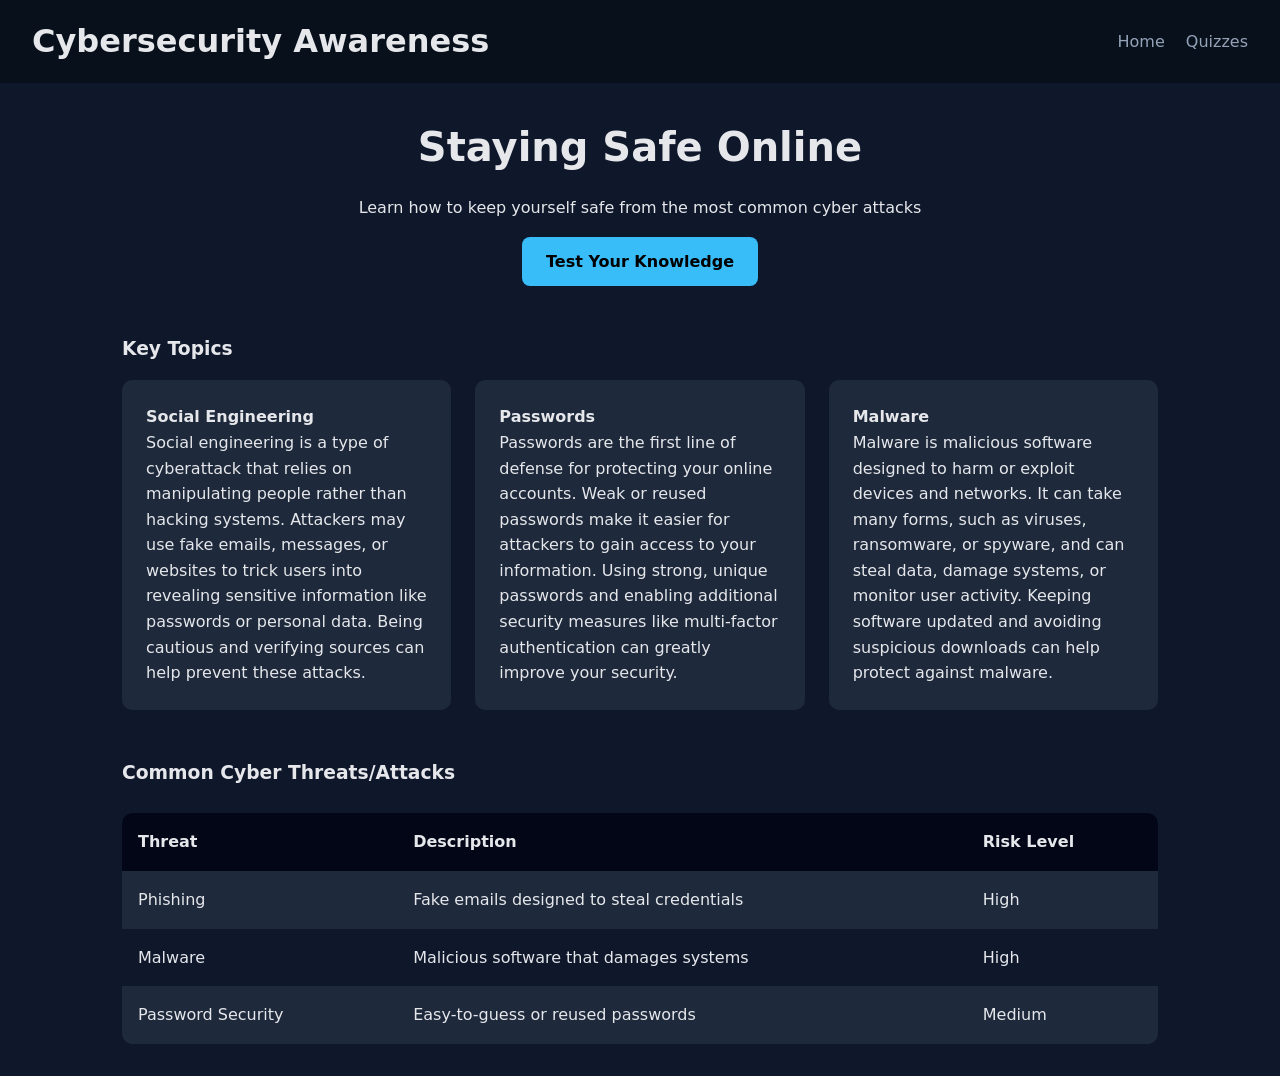
<file: index.html>
<!DOCTYPE html>
<html>
<head>
    <title>Cybersecurity Awareness</title>
    <meta charset="UTF-8">
    <meta name="description" content="Cybersecurity Awareness site with interactive quizzes">
    <meta name="keywords" content="Team 1, Cyber, Cybersecurity, Computers">
    <meta name="authors" content="Hunter Li, Adrianna Santillo-Ponder, Wade Mattingly, Olivia Seaman, Zion Telesford">
    <meta name="viewport" content="width=device-width, initial-scale=1.0">
    <link rel="stylesheet" href="style.css">
</head>

<body>

<header class="site-header">
    <h1>Cybersecurity Awareness</h1>
    <nav>
        <a href="index.html">Home</a>
        <div class="dropdown">
            <a href="quizzes.html">Quizzes</a>
            <div class="dropdown-content">
                <a href="quiz/social.html">Social Engineering</a>
                <a href="quiz/password.html">Passwords</a>
                <a href="quiz/malware.html">Malware</a>
            </div>
        </div>
    </nav>
</header>
    
<main class="container">
    <section class="hero">
        <h2>Staying Safe Online</h2>
        <p>Learn how to keep yourself safe from the most common cyber attacks</p>
        <a class="btn primary" href="quizzes.html">Test Your Knowledge</a>
    </section>

    <section class="topics">
        <h3>Key Topics</h3>
        <div class="card-grid">
            <article class="card">
                <h4>Social Engineering</h4>
                <p>Social engineering is a type of cyberattack that relies on manipulating people rather than hacking systems. 
                    Attackers may use fake emails, messages, or websites to trick users into revealing sensitive information like passwords or personal 
                    data. Being cautious and verifying sources can help prevent these attacks.</p>
            </article>
            <article class="card">
                <h4>Passwords</h4>
                <p>Passwords are the first line of defense for protecting your online accounts. Weak or reused passwords make it easier for attackers to 
                    gain access to your information. Using strong, unique passwords and enabling additional security measures like multi-factor 
                    authentication can greatly improve your security.</p>
            </article>
            <article class="card">
                <h4>Malware</h4>
                <p>Malware is malicious software designed to harm or exploit devices and networks. It can take many forms, such as viruses, ransomware, or spyware, 
                    and can steal data, damage systems, or monitor user activity. Keeping software updated and avoiding suspicious downloads can help protect against malware.</p>
            </article>
        </div>
    </section>

    <section class="table-section">
        <h3>Common Cyber Threats/Attacks</h3>
        <br>
        <table class="threat-table">
            <thead>
                <tr>
                    <th>Threat</th>
                    <th>Description</th>
                    <th>Risk Level</th>
                </tr>
            </thead>
            <tbody>
                <tr>
                    <td>Phishing</td>
                    <td>Fake emails designed to steal credentials</td>
                    <td>High</td>
                </tr>
                <tr>
                    <td>Malware</td>
                    <td>Malicious software that damages systems</td>
                    <td>High</td>
                </tr>
                <tr>
                    <td>Password Security</td>
                    <td>Easy-to-guess or reused passwords</td>
                    <td>Medium</td>
                </tr>
            </tbody>
        </table>
    </section>
</main>
    
</body>

</html>
</file>
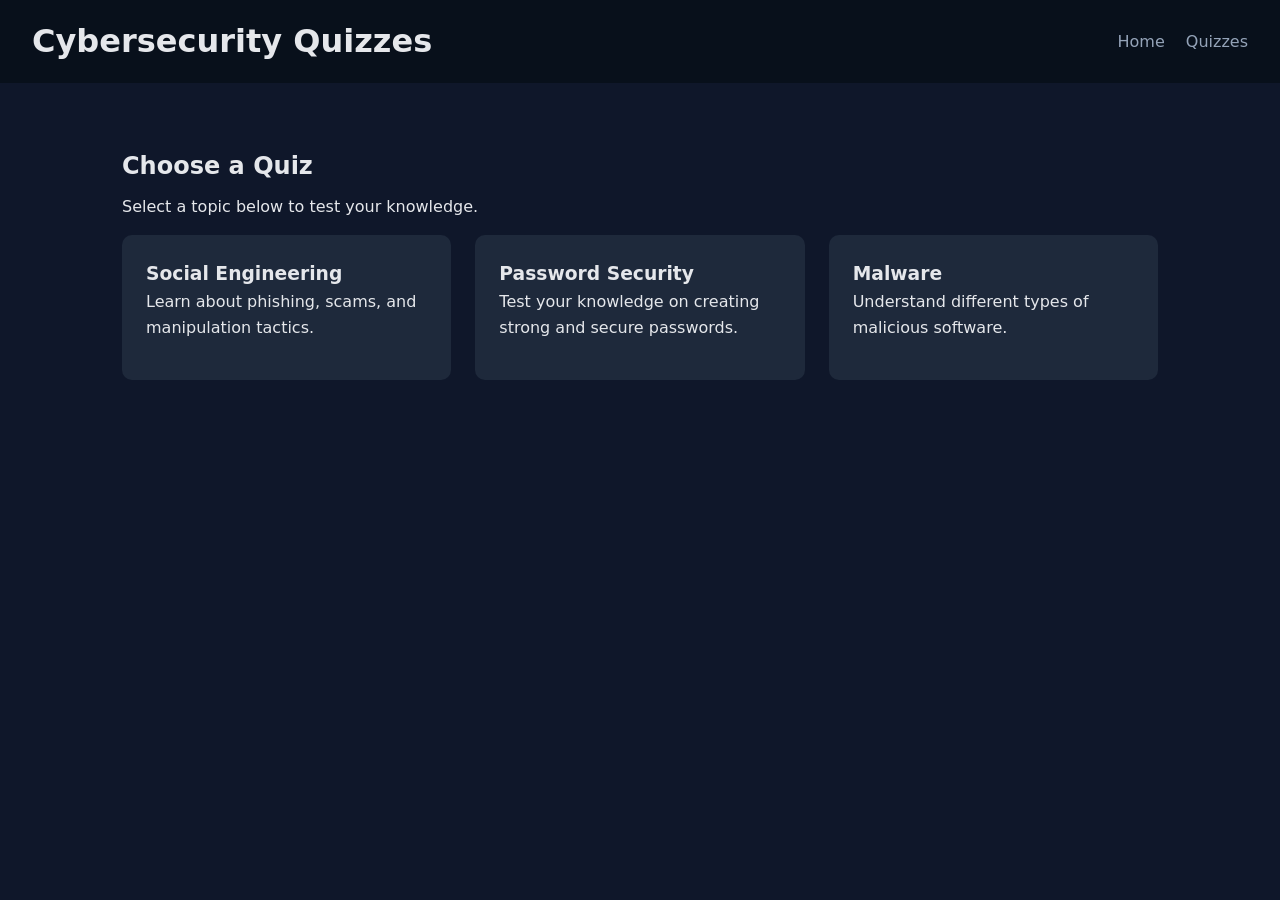
<file: quizzes.html>
<!DOCTYPE html>
<html>
<head>
    <title>Cybersecurity Awareness | Interactive Quiz</title>
    <meta charset="UTF-8">
    <meta name="viewport" content="width=device-width, initial-scale=1.0">
    <link rel="stylesheet" href="style.css">
</head>
<body>
<header class="site-header">
    <h1>Cybersecurity Quizzes</h1>
        <nav>
            <a href="index.html">Home</a>
            <div class="dropdown">
                <a href="quizzes.html">Quizzes</a>
                <div class="dropdown-content">
                    <a href="quiz/social.html">Social Engineering</a>
                    <a href="quiz/password.html">Passwords</a>
                    <a href="quiz/malware.html">Malware</a>
                </div>
            </div>
        </nav>
</header>
<main class="container">
    <section class="quiz-menu">
        <h2>Choose a Quiz</h2>
        <p>Select a topic below to test your knowledge.</p>
        
        <div class="card-grid">
            <a href="quiz/social.html" class="card">
                <h3>Social Engineering</h3>
                <p>Learn about phishing, scams, and manipulation tactics.</p>
            </a>
        
            <a href="quiz/password.html" class="card">
                <h3>Password Security</h3>
                <p>Test your knowledge on creating strong and secure passwords.</p>
            </a>
        
            <a href="quiz/malware.html" class="card">
                <h3>Malware</h3>
                <p>Understand different types of malicious software.</p>
            </a>
        </div>
    </section>
</main>
</body>
</html>
</file>
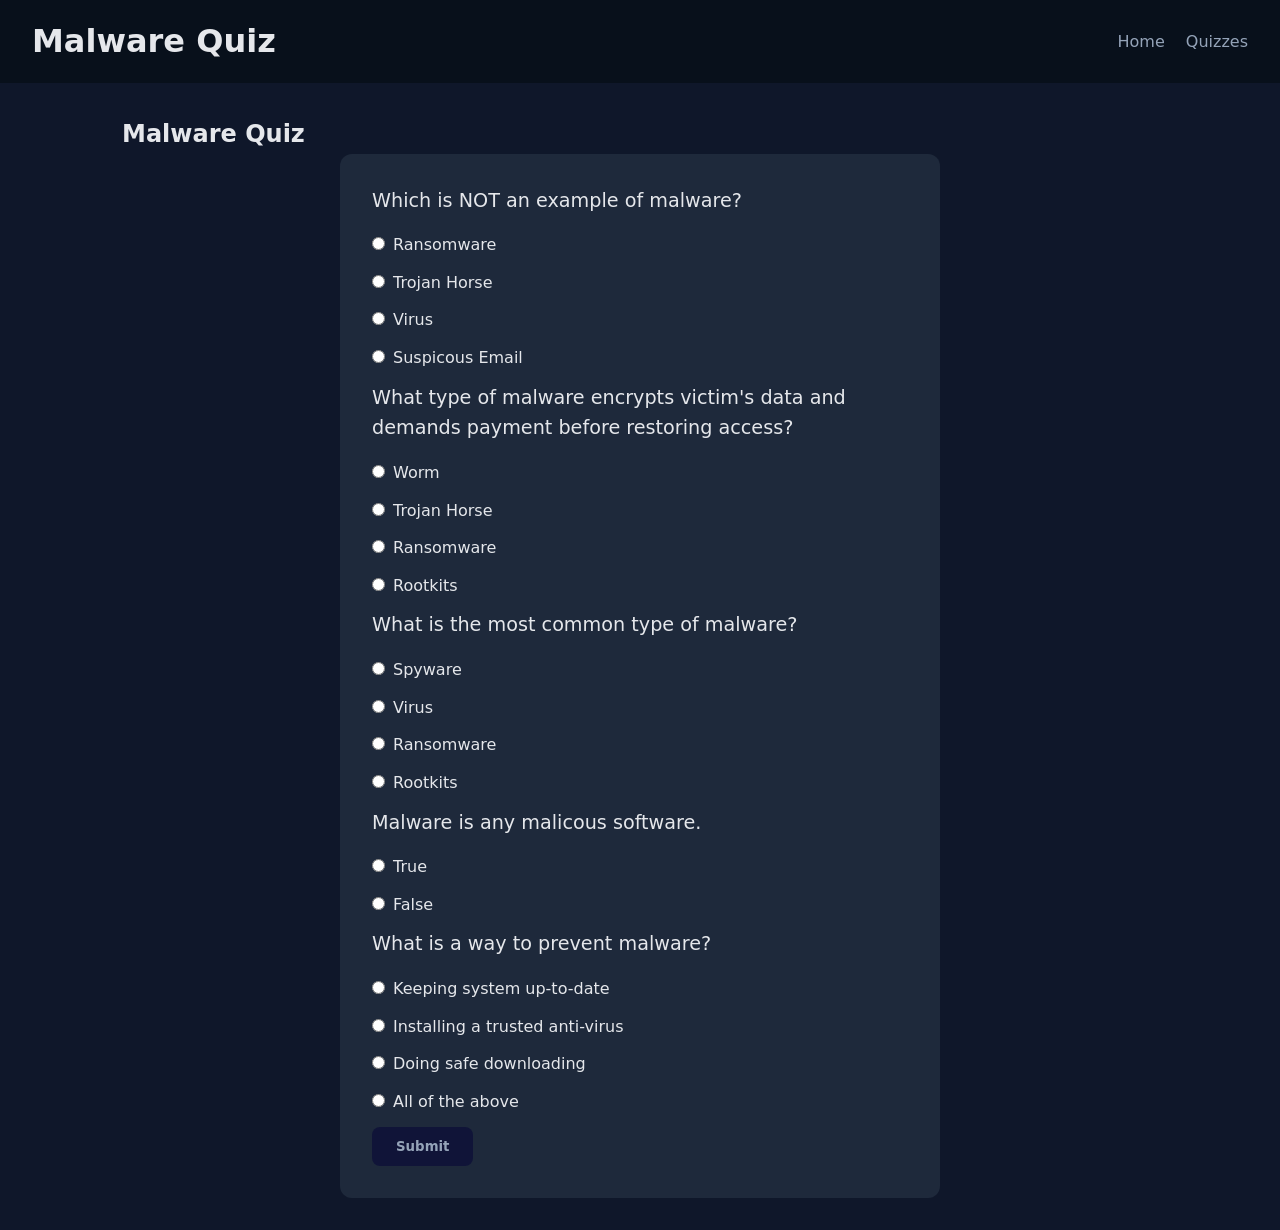
<file: quiz/malware.html>
<!DOCTYPE html>
<html>
<head>
    <title>Cybersecurity Awareness | Malware Quiz</title>
    <meta charset="UTF-8">
    <meta name="viewport" content="width=device-width, initial-scale=1.0">
    <link rel="stylesheet" href="../style.css">
</head>
    
<body>   
<header class="site-header">
    <h1>Malware Quiz</h1>
    <nav>
        <a href="../index.html">Home</a>       
        <div class="dropdown">
            <a href="../quizzes.html">Quizzes</a>
            <div class="dropdown-content">
                <a href="social.html">Social Engineering</a>
                <a href="password.html">Passwords</a>
            </div>
        </div>
    </nav>
</header>
<main class="container">
    <section class="quiz">
        <h2>Malware Quiz</h2>

        <form class="quiz-card">
            <p class="question">
                Which is NOT an example of malware?
            </p>
            <label class="option">
                <input type="radio" name="q1" value="option1">Ransomware
            </label>
            <label class="option">
                <input type="radio" name="q1" value="option2">Trojan Horse
            </label>
            <label class="option">
                <input type="radio" name="q1" value="option3">Virus
            </label>
            <label class="option">
                <input type="radio" name="q1" value="option4">Suspicous Email
            </label>
            <p class="question">
                What type of malware encrypts victim's data and demands payment before restoring access?
            </p>
            <label class="option">
                <input type="radio" name="q2" value="option1">Worm
            </label>
            <label class="option">
                <input type="radio" name="q2" value="option2">Trojan Horse
            </label>
            <label class="option">
                <input type="radio" name="q2" value="option3">Ransomware
            </label>
            <label class="option">
                <input type="radio" name="q2" value="option4">Rootkits
            </label>
            <p class="question">
                What is the most common type of malware?
            </p>
            <label class="option">
                <input type="radio" name="q3" value="option1">Spyware
            </label>
            <label class="option">
                <input type="radio" name="q3" value="option2">Virus
            </label>
            <label class="option">
                <input type="radio" name="q3" value="option3">Ransomware
            </label>
            <label class="option">
                <input type="radio" name="q3" value="option4">Rootkits
            </label>
            <p class="question">
                Malware is any malicous software.
            </p>
            <label class="option">
                <input type="radio" name="q4" value="option1">True
            </label>
            <label class="option">
                <input type="radio" name="q4" value="option2">False
            </label>
            <p class="question">
                What is a way to prevent malware?
            </p>
            <label class="option">
                <input type="radio" name="q5" value="option1">Keeping system up-to-date
            </label>
            <label class="option">
                <input type="radio" name="q5" value="option2">Installing a trusted anti-virus
            </label>
            <label class="option">
                <input type="radio" name="q5" value="option3">Doing safe downloading
            </label>
            <label class="option">
                <input type="radio" name="q5" value="option4">All of the above
            </label>
            <button class="btn secondary" type="submit">
                Submit
            </button>
            <p id="result" aria-live="polite"></p>
        </form>
    </section>
</main>
<script>
    const correctAnswers = {
        q1: "option4",
        q2: "option3",
        q3: "option2",
        q4: "option1",
        q5: "option4"
    };
</script>
<script src="../functions.js"></script>
</body>
</html>
</file>
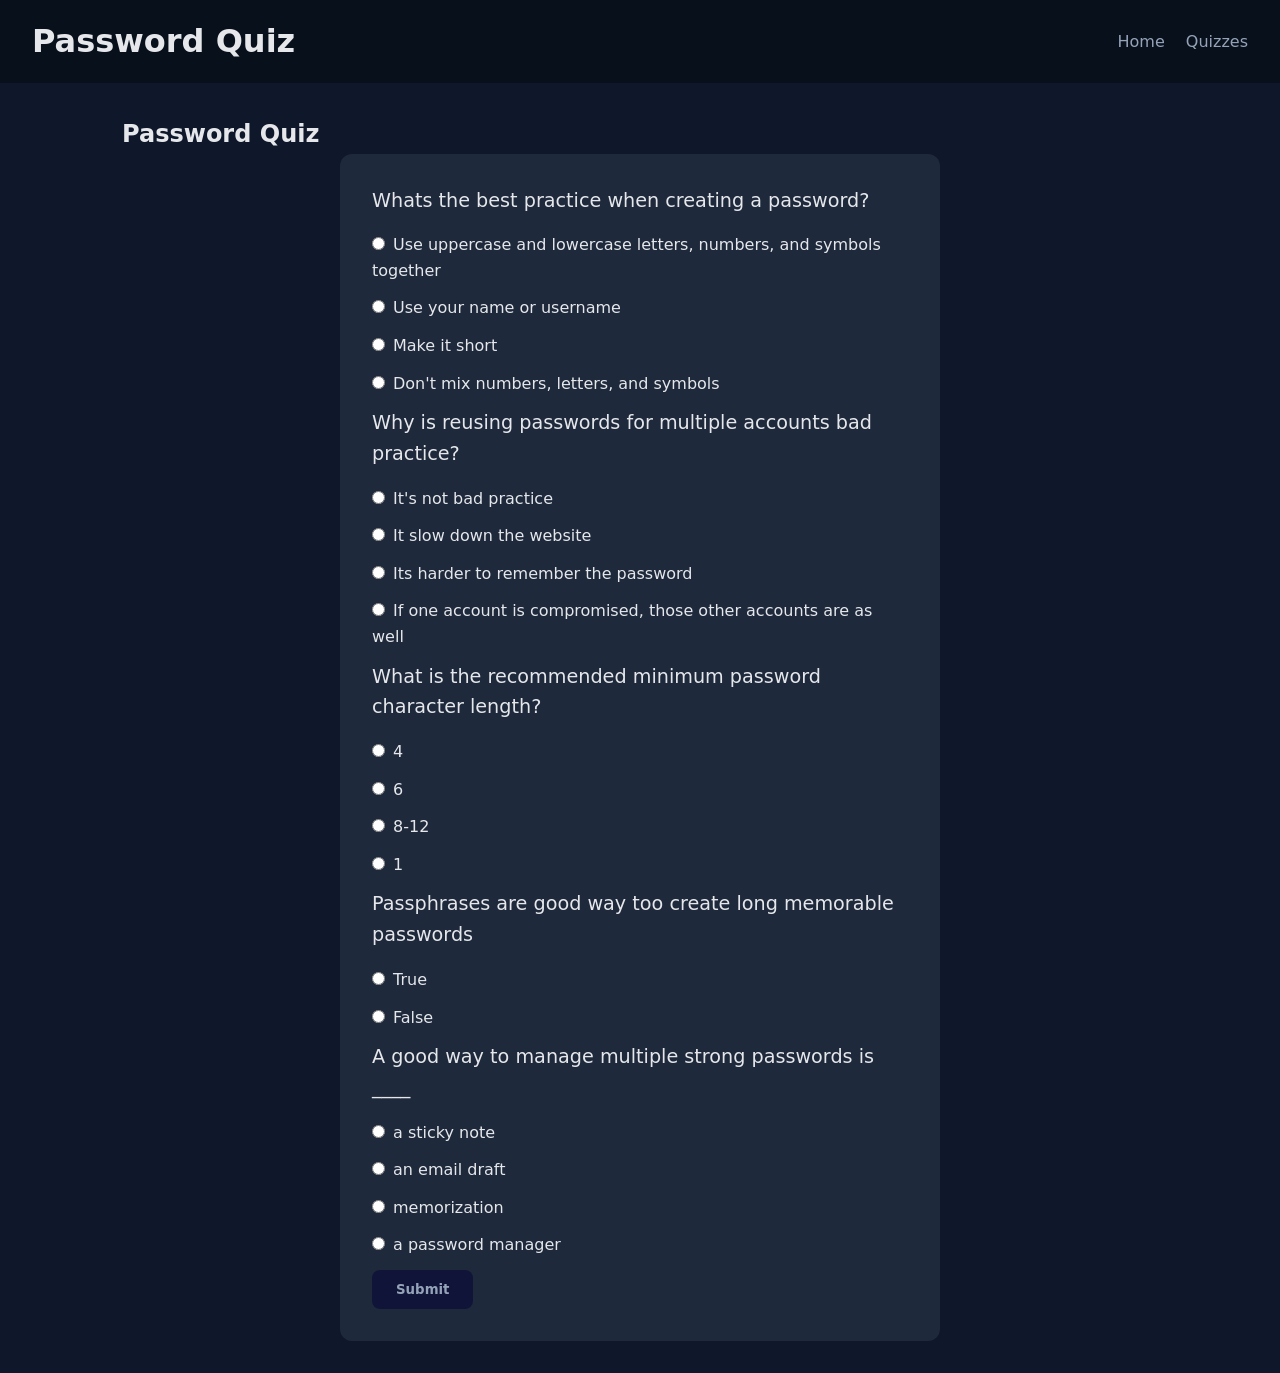
<file: quiz/password.html>
<!DOCTYPE html>
<html>
<head>
    <title>Cybersecurity Awareness | Password Quiz</title>
    <meta charset="UTF-8">
    <meta name="viewport" content="width=device-width, initial-scale=1.0">
    <link rel="stylesheet" href="../style.css">
</head>
    
<body>
<header class="site-header">
    <h1>Password Quiz</h1>
    <nav>
        <a href="../index.html">Home</a>       
        <div class="dropdown">
            <a href="../quizzes.html">Quizzes</a>
            <div class="dropdown-content">
                <a href="social.html">Social Engineering</a>
                <a href="malware.html">Malware</a>
            </div>
        </div>
    </nav>
</header>
<main class="container">
    <section class="quiz">
        <h2>Password Quiz</h2>

        <form class="quiz-card">
            <p class="question">
                Whats the best practice when creating a password?
            </p>
            <label class="option">
                <input type="radio" name="q1" value="option1">Use uppercase and lowercase letters, numbers, and symbols together
            </label>
            <label class="option">
                <input type="radio" name="q1" value="option2">Use your name or username
            </label>
            <label class="option">
                <input type="radio" name="q1" value="option3">Make it short
            </label>
            <label class="option">
                <input type="radio" name="q1" value="option4">Don't mix numbers, letters, and symbols
            </label>
            <p class="question">
                Why is reusing passwords for multiple accounts bad practice?
            </p>
            <label class="option">
                <input type="radio" name="q2" value="option1">It's not bad practice
            </label>
            <label class="option">
                <input type="radio" name="q2" value="option2">It slow down the website
            </label>
            <label class="option">
                <input type="radio" name="q2" value="option3">Its harder to remember the password
            </label>
            <label class="option">
                <input type="radio" name="q2" value="option4">If one account is compromised, those other accounts are as well
            </label>
            <p class="question">
                What is the recommended minimum password character length?
            </p>
            <label class="option">
                <input type="radio" name="q3" value="option1">4
            </label>
            <label class="option">
                <input type="radio" name="q3" value="option2">6
            </label>
            <label class="option">
                <input type="radio" name="q3" value="option3">8-12
            </label>
            <label class="option">
                <input type="radio" name="q3" value="option4">1
            </label>
            <p class="question">
                Passphrases are good way too create long memorable passwords
            </p>
            <label class="option">
                <input type="radio" name="q4" value="option1">True
            </label>
            <label class="option">
                <input type="radio" name="q4" value="option2">False
            </label>
            <p class="question">
                A good way to manage multiple strong passwords is ____
            </p>
            <label class="option">
                <input type="radio" name="q5" value="option1">a sticky note
            </label>
            <label class="option">
                <input type="radio" name="q5" value="option2">an email draft
            </label>
            <label class="option">
                <input type="radio" name="q5" value="option3">memorization
            </label>
            <label class="option">
                <input type="radio" name="q5" value="option4">a password manager
            </label>
            <button class="btn secondary" type="submit">
                Submit
            </button>
            <p id="result" aria-live="polite"></p>
        </form>
    </section>
</main>
<script>
    const correctAnswers = {
        q1: "option1",
        q2: "option4",
        q3: "option3",
        q4: "option1",
        q5: "option4"
    };
</script>
<script src="../functions.js"></script>
</body>
</html>
</file>
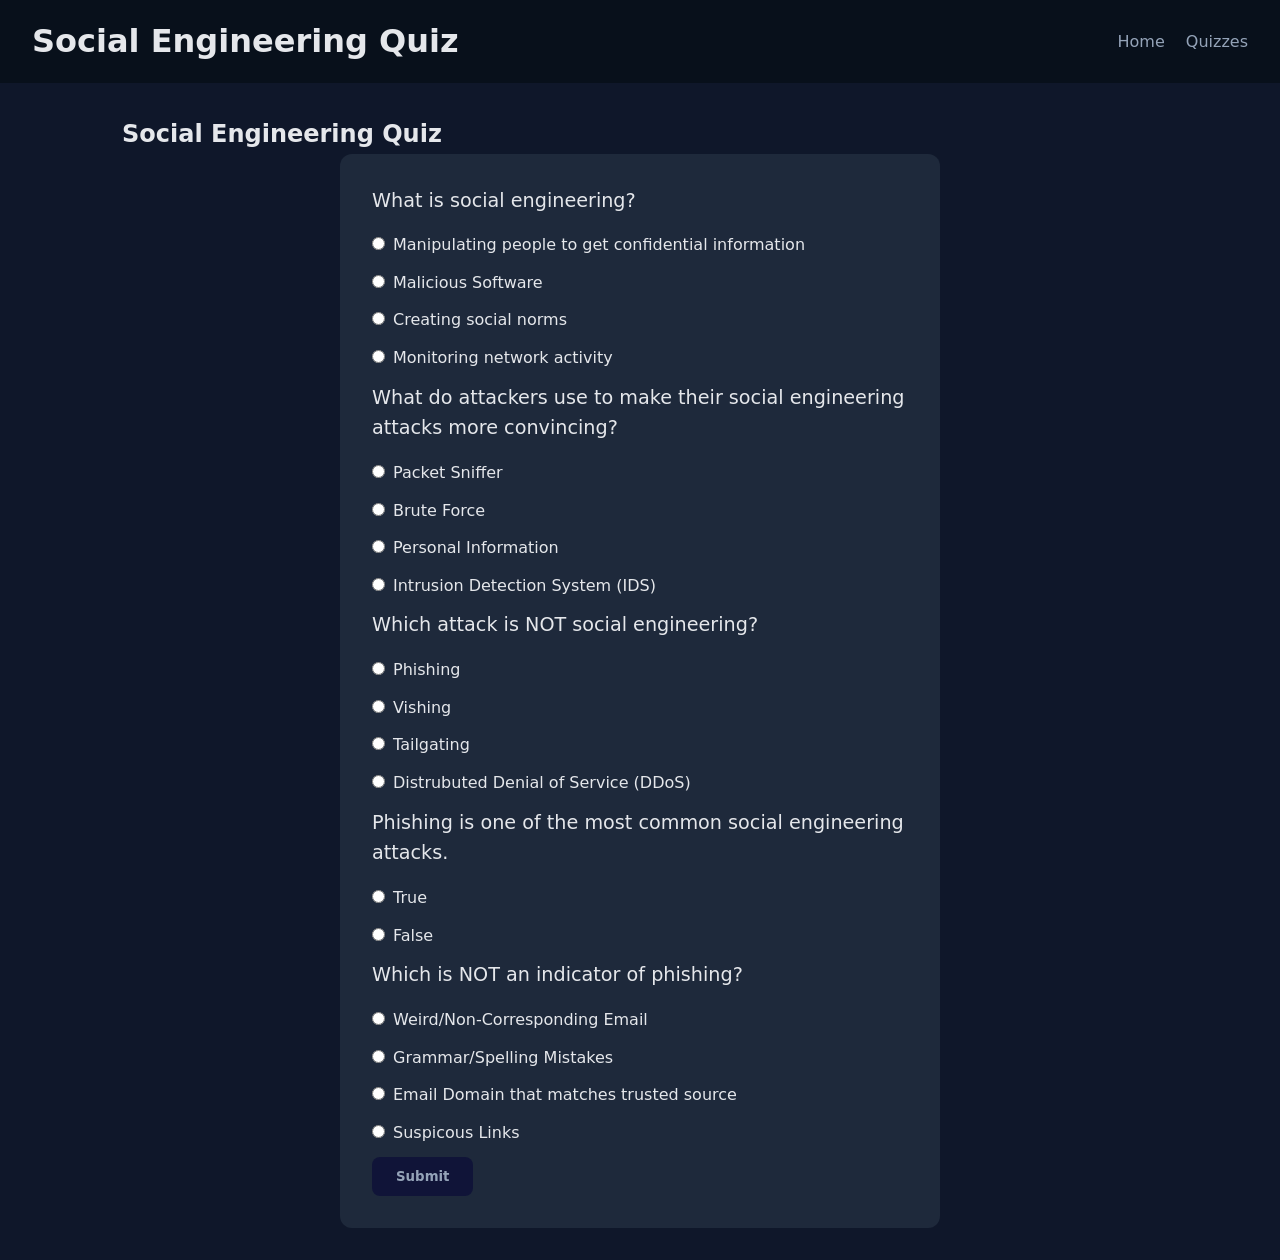
<file: quiz/social.html>
<!DOCTYPE html>
<html>
<head>
    <title>Cybersecurity Awareness | Social Engineering Quiz</title>
    <meta charset="UTF-8">
    <meta name="viewport" content="width=device-width, initial-scale=1.0">
    <link rel="stylesheet" href="../style.css">
</head>

<body>

<header class="site-header">
    <h1>Social Engineering Quiz</h1>
    <nav>
        <a href="../index.html">Home</a>       
        <div class="dropdown">
            <a href="../quizzes.html">Quizzes</a>
            <div class="dropdown-content">
                <a href="password.html">Passwords</a>
                <a href="malware.html">Malware</a>
            </div>
        </div>
    </nav>
</header>

<main class="container">
    <section class="quiz">
        <h2>Social Engineering Quiz</h2>

        <form class="quiz-card">
            <p class="question">
                What is social engineering?
            </p>
            <label class="option">
                <input type="radio" name="q1" value="option1">Manipulating people to get confidential information
            </label>
            <label class="option">
                <input type="radio" name="q1" value="option2">Malicious Software
            </label>
            <label class="option">
                <input type="radio" name="q1" value="option3">Creating social norms
            </label>
            <label class="option">
                <input type="radio" name="q1" value="option4">Monitoring network activity
            </label>
            <p class="question">
                What do attackers use to make their social engineering attacks more convincing?
            </p>
            <label class="option">
                <input type="radio" name="q2" value="option1">Packet Sniffer
            </label>
            <label class="option">
                <input type="radio" name="q2" value="option2">Brute Force
            </label>
            <label class="option">
                <input type="radio" name="q2" value="option3">Personal Information
            </label>
            <label class="option">
                <input type="radio" name="q2" value="option4">Intrusion Detection System (IDS)
            </label>
            <p class="question">
                Which attack is NOT social engineering?
            </p>
            <label class="option">
                <input type="radio" name="q3" value="option1">Phishing
            </label>
            <label class="option">
                <input type="radio" name="q3" value="option2">Vishing
            </label>
            <label class="option">
                <input type="radio" name="q3" value="option3">Tailgating
            </label>
            <label class="option">
                <input type="radio" name="q3" value="option4">Distrubuted Denial of Service (DDoS)
            </label>
            <p class="question">
                Phishing is one of the most common social engineering attacks.
            </p>
            <label class="option">
                <input type="radio" name="q4" value="option1">True
            </label>
            <label class="option">
                <input type="radio" name="q4" value="option2">False
            </label>
            <p class="question">
                Which is NOT an indicator of phishing?
            </p>
            <label class="option">
                <input type="radio" name="q5" value="option1">Weird/Non-Corresponding Email
            </label>
            <label class="option">
                <input type="radio" name="q5" value="option2">Grammar/Spelling Mistakes
            </label>
            <label class="option">
                <input type="radio" name="q5" value="option3">Email Domain that matches trusted source
            </label>
            <label class="option">
                <input type="radio" name="q5" value="option4">Suspicous Links
            </label>
            <button class="btn secondary" type="submit">
                Submit
            </button>
            <p id="result" aria-live="polite"></p>
        </form>
    </section>
</main>
<script>
    const correctAnswers = {
        q1: "option1",
        q2: "option3",
        q3: "option4",
        q4: "option1",
        q5: "option3"
    };
</script>
<script src="../functions.js"></script>
</body>
</html>
</file>
<file: style.css>
:root {
    --bg: #0f172a;
    --card: #1e293b;
    --accent: #38bdf8;
    --text: #e5e7eb;
    --muted: #94a3b8;
}

* {
    box-sizing: border-box;
    margin: 0;
    padding: 0;
    font-family: system-ui, sans-serif;
}

body {
    background: var(--bg);
    color: var(--text);
    line-height: 1.6;
}

.site-header {
    background: rgba(0, 7, 10, 0.454);
    padding: 1rem 2rem;
    display: flex;
    justify-content: space-between;
    align-items: center;
}

.site-header nav a {
    color: var(--muted);
    margin-left: 1rem;
    text-decoration: none;
}

.site-header nav a:hover {
    color: var(--accent);
}

.container {
    max-width: 1100px;
    margin: auto;
    padding: 2rem;
}

.hero {
    text-align: center;
    margin-bottom: 3rem; 
}

.hero h2 {
    font-size: 2.5rem;
    margin-bottom: 1rem;
}

.hero p {
    margin-bottom: 1rem;
}

.topics h3 {
    margin-bottom: 1rem;
}

.card-grid {
    display: grid;
    grid-template-columns: repeat(auto-fit, minmax(250px, 1fr));
    gap: 1.5rem;
}

.card {
    background: var(--card);
    padding: 1.5rem;
    border-radius: 10px;
    text-decoration: none;
    color: var(--text)
}

.card:hover {
    transform: translateY(-5px);
    box-shadow: 0 0 20px rgba(56, 189, 248, 0.3);
}

.card:visited {
    color: var(--text)
}

.quiz-card {
    background: var(--card);
    padding: 2rem;
    border-radius: 12px;
    max-width: 600px;
    margin: auto;
}

.question {
    font-size: 1.2rem;
    margin-bottom: 1rem;
}

.option {
    display: block;
    margin-bottom: 0.75rem;
    cursor: pointer;
}

.option input {
    margin-right: 0.5rem;
}

.btn {
    display: inline-block;
    padding: 0.75rem 1.5rem;
    border-radius: 8px;
    text-decoration: none;
    font-weight: bold;
}

.primary {
    background: var(--accent);
    color: black;
}

.secondary {
    background: rgba(10, 11, 55, 0.676);
    color: var(--muted);
    border: none;
}

.table-section {
    margin-top: 3rem;
}
  
.threat-table {
    width: 100%;
    border-collapse: collapse;
    background: var(--card);
    border-radius: 10px;
    overflow: hidden;
}
  
.threat-table th,
.threat-table td {
    padding: 1rem;
    text-align: left;
}
  
.threat-table thead {
    background: #020617;
}
  
.threat-table tr:nth-child(even) {
    background: #0f172a;
}

.dropdown {
    position: relative;
    display: inline-block;
}

.dropdown-content {
    display: none;
    position: absolute;
    top: 100%;
    right: 0;
    z-index: 1000;
    background: var(--card);
    min-width: 160px;
    border-radius: 8px;
    padding: 0.5rem 0;
    white-space: nowrap;
}

.dropdown-content a {
    display: block;
    padding: 0.5rem 1rem;
    color: var(--text);
    text-decoration: none;
}

.dropdown-content a:hover {
    background: rgba(255,255,255,0.05);
}

.dropdown:hover .dropdown-content {
    display: block;
}

.quiz-menu {
    margin-top: 2rem;
}

.quiz-menu h2 {
    margin-bottom: 0.5rem;
}

.quiz-menu p {
    margin-bottom: 1rem;
}
</file>
